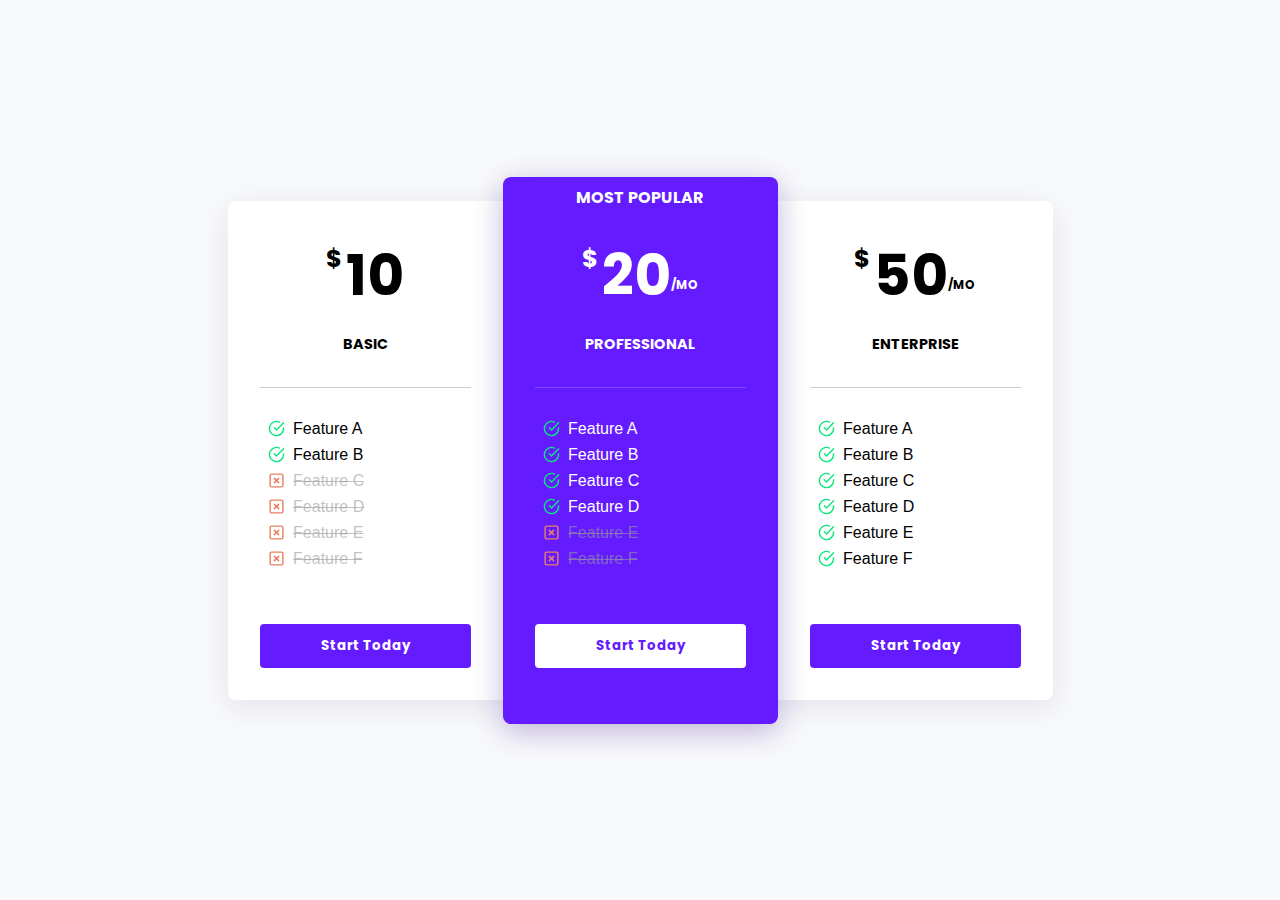
<file: Price Comparison/index.html>
<!DOCTYPE html>
<html lang="en">
<head>
    <meta charset="UTF-8">
    <meta name="viewport" content="width=device-width, initial-scale=1.0">
    <link rel="stylesheet" href="styles.css">
    <link href="https://fonts.googleapis.com/css2?family=Poppins:wght@600&display=swap" rel="stylesheet">
    <title>Price Comparison</title>
</head>
<body>
    <section class="price-comparison">
        <div class="price-column">
            <div class="price-header">
                <div class="price">
                    <div class="dollar-sign">$</div>
                    10
                    <div class="per-month"></div>
                </div>
                <div class="plan-name">Basic</div>
            </div>
            <div class="linebreak"></div>
            <div class="feature">
                <img src ="Assets/check-circle.svg">
                Feature A
            </div>
            <div class="feature">
                <img src ="Assets/check-circle.svg">
                Feature B
            </div>
            <div class="feature inactive">
                <img src ="Assets/x-square.svg">
                Feature C
            </div>
            <div class="feature inactive">
                <img src ="Assets/x-square.svg">
                Feature D
            </div>
            <div class="feature inactive">
                <img src ="Assets/x-square.svg">
                Feature E
            </div>
            <div class="feature inactive">
                <img src ="Assets/x-square.svg">
                Feature F
            </div>
            <button class="cta"> Start Today</button>
        </div>
        <div class="price-column popular">
            <div class="most-popular">Most Popular</div>
            <div class="price-header">
                <div class="price">
                    <div class="dollar-sign">$</div>
                    20
                    <div class="per-month">/mo</div>
                </div>
                <div class="plan-name">Professional</div>
            </div>
            <div class="linebreak"></div>
            <div class="feature">
                <img src ="Assets/check-circle.svg">
                Feature A
            </div>
            <div class="feature">
                <img src ="Assets/check-circle.svg">
                Feature B
            </div>
            <div class="feature">
                <img src ="Assets/check-circle.svg">
                Feature C
            </div>
            <div class="feature">
                <img src ="Assets/check-circle.svg">
                Feature D
            </div>
            <div class="feature inactive">
                <img src ="Assets/x-square.svg">
                Feature E
            </div>
            <div class="feature inactive">
                <img src ="Assets/x-square.svg">
                Feature F
            </div>
            <button class="cta"> Start Today</button>
        </div>
        <div class="price-column">
            <div class="price-header">
                <div class="price">
                    <div class="dollar-sign">$</div>
                    50
                    <div class="per-month">/mo</div>
                </div>
                <div class="plan-name">Enterprise</div>
            </div>
            <div class="linebreak"></div>
            <div class="feature">
                <img src ="Assets/check-circle.svg">
                Feature A
            </div>
            <div class="feature">
                <img src ="Assets/check-circle.svg">
                Feature B
            </div>
            <div class="feature">
                <img src ="Assets/check-circle.svg">
                Feature C
            </div>
            <div class="feature">
                <img src ="Assets/check-circle.svg">
                Feature D
            </div>
            <div class="feature">
                <img src ="Assets/check-circle.svg">
                Feature E
            </div>
            <div class="feature">
                <img src ="Assets/check-circle.svg">
                Feature F
            </div>
            <button class="cta"> Start Today</button>
        </div>
    </section>
</body>
</html>
</file>
<file: Price Comparison/styles.css>
*, *::before, *::after {
    box-sizing: border-box;
}

:root {
    --accent-color: #641BFF;
    --heading-font-family: 'Poppins', sans-serif;
    --body-font-family: 'Lato', sans-serif;
}

body{
    margin: 0;
    background-color: #F8F9FB;
    min-width: 100vw;
    min-height: 100vh;
    display: flex;
    justify-content: center;
    align-items: center;
    font-family: var(--body-font-family);
}
.price-comparison{
    display: flex;
    justify-content: center;
    align-items: stretch;
    width: 100%;
    margin: 1rem;
}
.price-column {
    background-color:white ;
    box-shadow: 0 7px 30px rgba(52, 31, 97, 0.1) ;
    padding: 2rem;
    flex-grow: 1;
    flex-basis: 0;
    max-width: 275px;
    border-radius: 8px;
}

.price-column.popular{
    position: relative;
    background-color: var(--accent-color);
    box-shadow: 0 7px 30px rgba(52, 13, 135, 0.3) ;
    color: white;
    margin-top: -1.5rem;
    padding-top: 3.5rem;
    margin-bottom: -1.5rem;
    padding-bottom: 3.5rem;
}
.price-column:first-child{
    border-top-right-radius: 0;
    border-bottom-right-radius: 0;
}
.price-column:last-child{
    border-top-left-radius: 0;
    border-bottom-left-radius: 0;
}

.price-header {
    display: flex;
    flex-direction: column;
    align-items: center;
    font-family: var(--heading-font-family);
    font-weight: bold;

}

.price {
    font-size: 3.5rem;
    display: flex;
    
}

.dollar-sign {
    font-size: 1.5rem;
    margin-top: .5rem;
    margin-right: .25rem;
}

.per-month {
    font-size: .75rem;
    align-self: flex-end;
    margin-bottom: 1.5rem;
    text-transform: uppercase;
}

.plan-name {
    text-transform: uppercase;
    font-size: .9rem;
    margin-top: 1rem;
    margin-bottom: 0;
}

 .linebreak{
    height: 1px;
    width: 100%;
    background-color: rgba(0, 0, 0, .2);
    margin-top: 2rem;
    margin-bottom: 2rem;
}
.price-column.popular .linebreak {
    background-color: rgba(255, 255, 255, .2)
}

.feature {
    display: flex;
    align-items: center;
    margin: .5rem;
}

.feature img{
    height:1.1em;
    width:1.1em;
    margin-right: .5rem ;
}

.feature.inactive {
    color: #9999;
    text-decoration-line: line-through;
}

.most-popular {
    position: absolute;
    top: .5rem;
    left: .5rem;
    right: .5rem;
    text-align: center;
    text-transform: uppercase;
    font-weight: bold;
    font-family: var(--heading-font-family);
}

.cta{
    border: none;
    background-color: var(--accent-color);
    color: white;
    width:100%;
    padding: .75rem 1rem;
    cursor: pointer;
    font-family: var(--heading-font-family);
    font-weight: bold;
    border-radius: 4px;
    margin-top: 3rem;
    transition: 100ms;
    transform: scale(1)
}
.price-column.popular .cta {
    background-color: white;
    color: var(--accent-color)
}
.cta:hover, .cta:focus {
    transform: scale(1.1)
}
</file>
